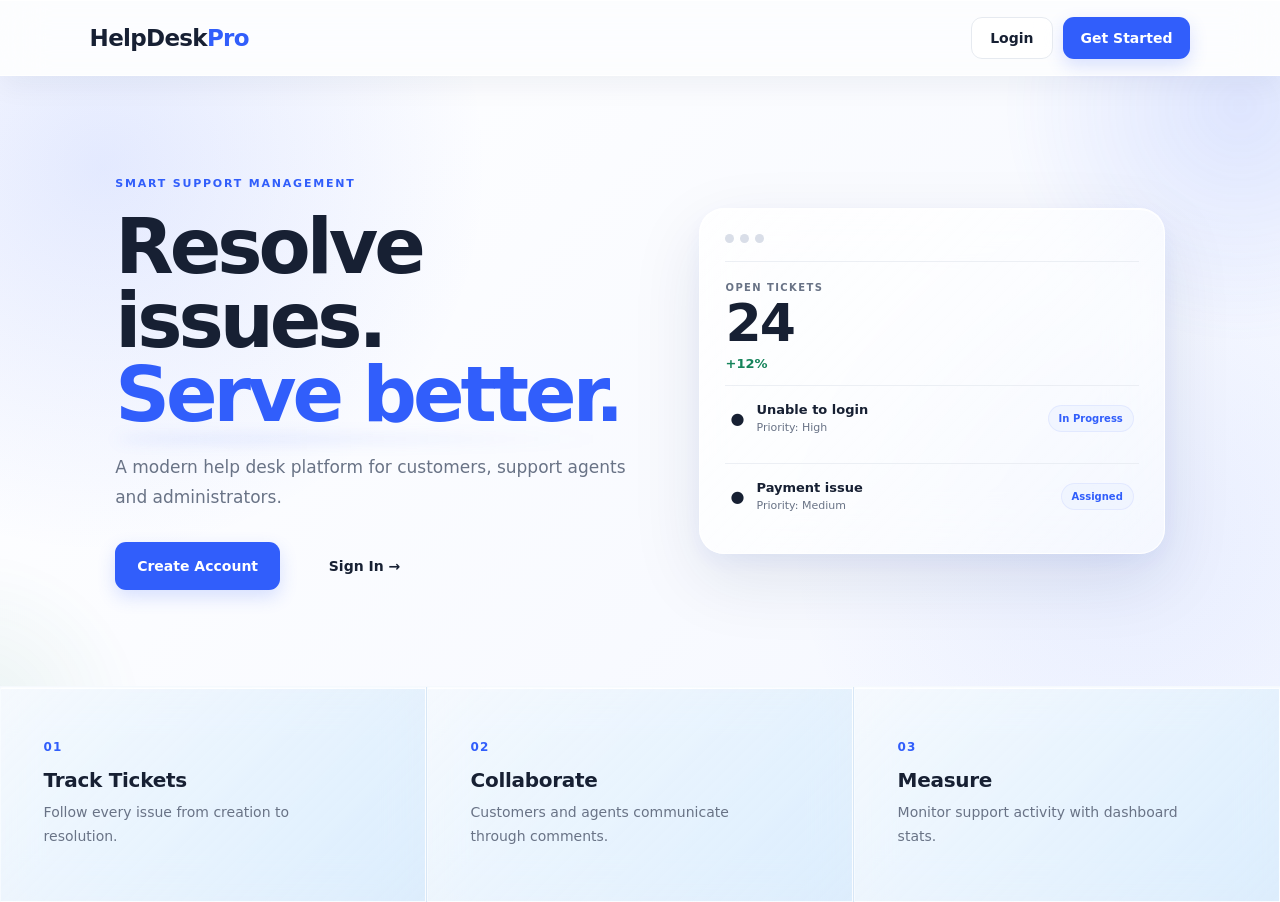
<file: frontend/index.html>
<!doctype html><html lang="en"><head><meta charset="UTF-8"><meta name="viewport" content="width=device-width,initial-scale=1"><title>HelpDesk Pro</title><link rel="stylesheet" href="css/style.css"><link rel="stylesheet" href="css/index.css"></head><body><nav class="navbar"><a class="brand" href="index.html">HelpDesk<span>Pro</span></a><div><a class="btn btn-outline" href="login.html">Login</a> <a class="btn btn-primary" href="register.html">Get Started</a></div></nav><main class="hero"><div><span class="eyebrow">SMART SUPPORT MANAGEMENT</span><h1>Resolve issues.<br><span>Serve better.</span></h1><p>A modern help desk platform for customers, support agents and administrators.</p><div class="hero-actions"><a class="btn btn-primary btn-lg" href="register.html">Create Account</a><a class="btn btn-ghost btn-lg" href="login.html">Sign In →</a></div></div><div class="hero-card"><div class="mock-top"><i></i><i></i><i></i></div><small>OPEN TICKETS</small><strong class="big">24</strong><b class="green">+12%</b><div class="mock-ticket">● <div><strong>Unable to login</strong><small>Priority: High</small></div><em>In Progress</em></div><div class="mock-ticket">● <div><strong>Payment issue</strong><small>Priority: Medium</small></div><em>Assigned</em></div></div></main><section class="features"><article><b>01</b><h3>Track Tickets</h3><p>Follow every issue from creation to resolution.</p></article><article><b>02</b><h3>Collaborate</h3><p>Customers and agents communicate through comments.</p></article><article><b>03</b><h3>Measure</h3><p>Monitor support activity with dashboard stats.</p></article></section></body></html>
</file>
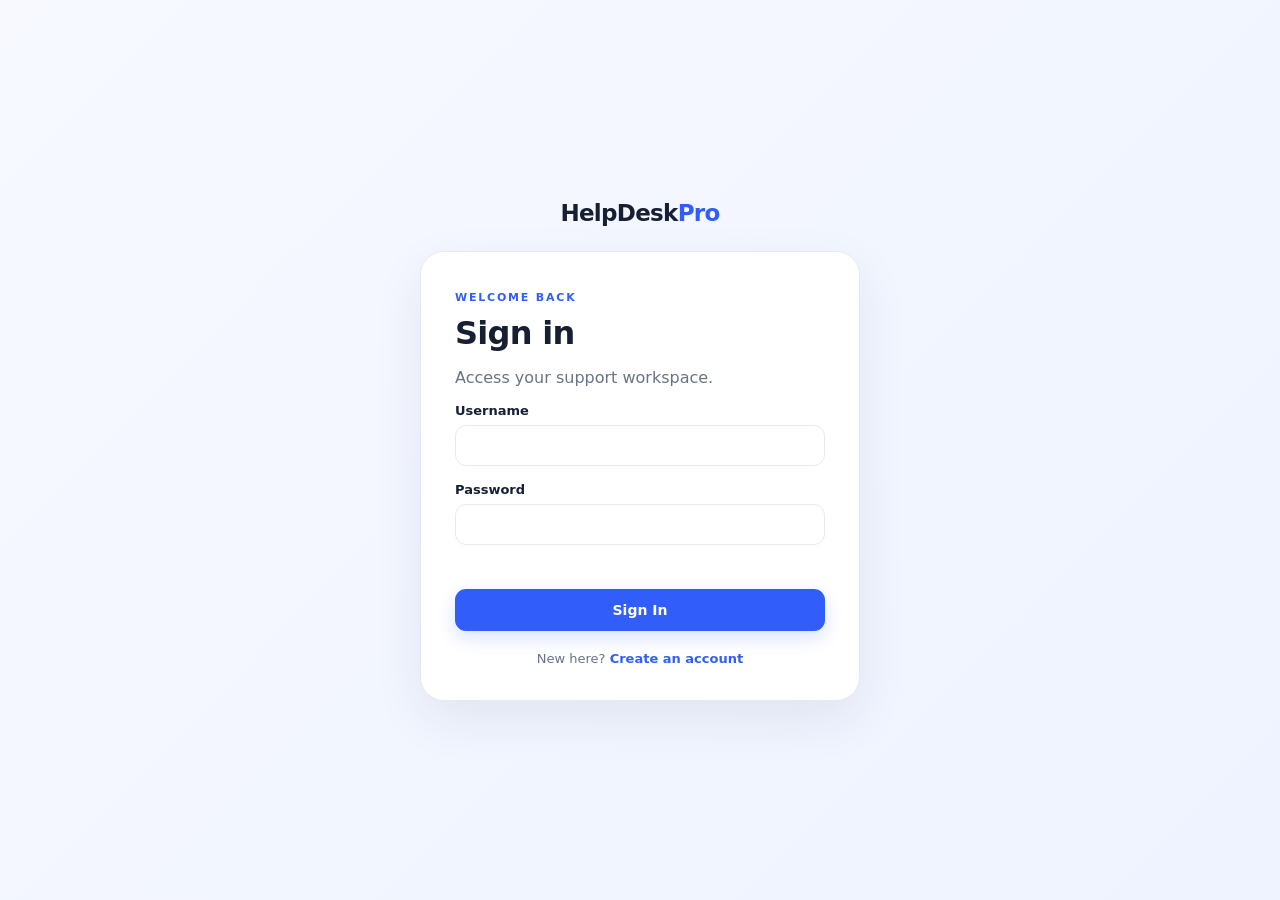
<file: frontend/admin-dashboard.html>
<!doctype html>
<html lang="en">

<head>
    <meta charset="UTF-8">

    <meta
        name="viewport"
        content="width=device-width, initial-scale=1.0"
    >

    <title>Admin Dashboard — HelpDesk Pro</title>

    <link
        rel="stylesheet"
        href="css/style.css"
    >

    <link
        rel="stylesheet"
        href="css/dashboard.css"
    >

    <link
        rel="stylesheet"
        href="css/admin-dashboard.css"
    >
</head>

<body>

    <div id="app">
        <div class="loading">
            Loading admin dashboard...
        </div>
    </div>

    <script src="js/config.js"></script>
    <script src="js/auth.js"></script>
    <script src="js/admin-dashboard.js"></script>

</body>

</html>
</file>
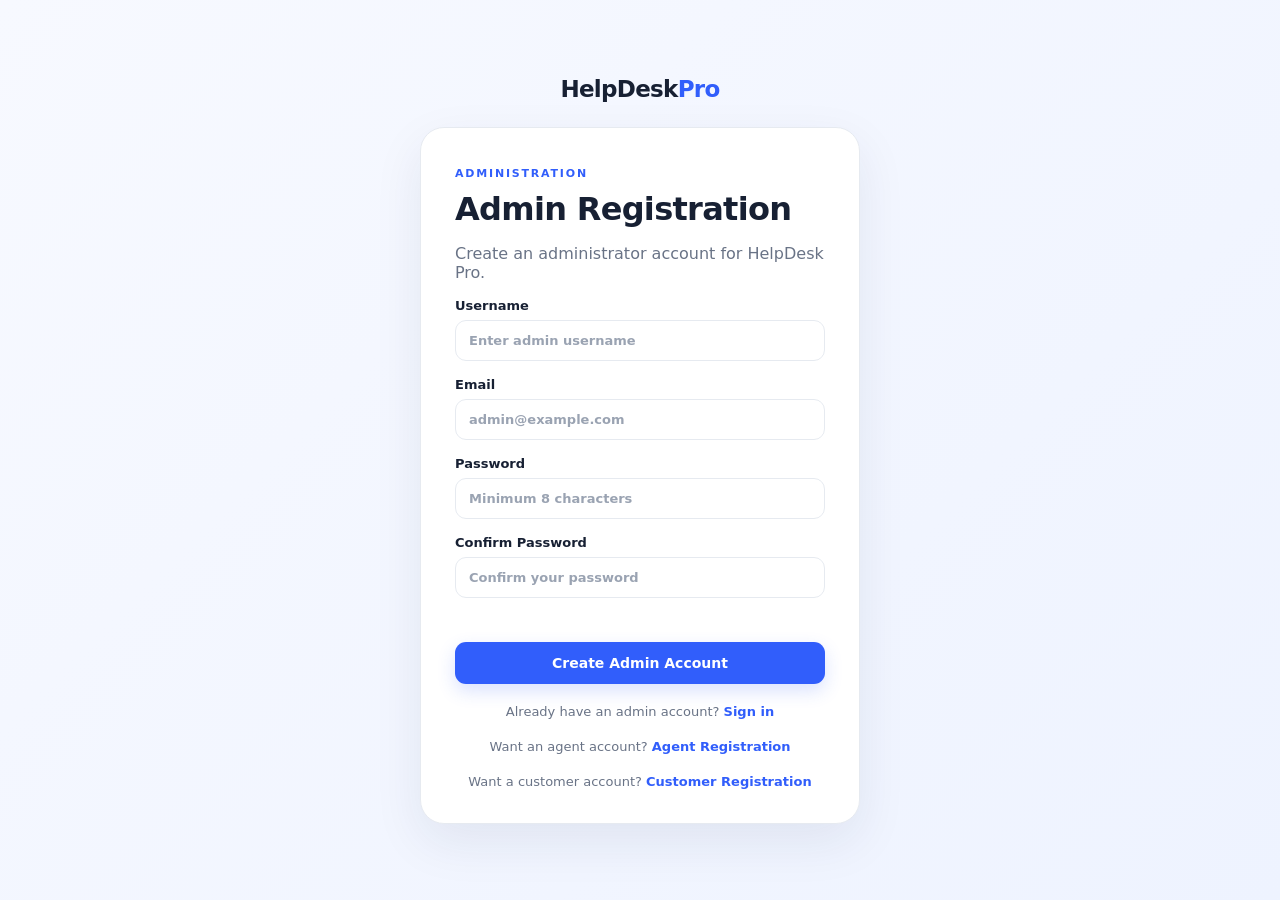
<file: frontend/admin-register.html>
<!DOCTYPE html>
<html lang="en">

<head>

    <meta charset="UTF-8">

    <meta
        name="viewport"
        content="width=device-width, initial-scale=1.0"
    >

    <title>Admin Registration — HelpDesk Pro</title>

    <link
        rel="stylesheet"
        href="css/style.css"
    >

    <link
        rel="stylesheet"
        href="css/auth.css"
    >

</head>


<body class="auth-page">


    <div class="auth-shell">


        <!-- BRAND -->

        <a
            class="brand auth-brand"
            href="index.html"
        >
            HelpDesk<span>Pro</span>
        </a>


        <!-- CARD -->

        <section class="auth-card">


            <span class="eyebrow">
                ADMINISTRATION
            </span>


            <h1>
                Admin Registration
            </h1>


            <p class="muted">
                Create an administrator account for
                HelpDesk Pro.
            </p>


            <!-- FORM -->

            <form id="adminRegisterForm">


                <!-- USERNAME -->

                <label>

                    Username

                    <input
                        id="username"
                        type="text"
                        placeholder="Enter admin username"
                        minlength="3"
                        maxlength="150"
                        autocomplete="username"
                        required
                    >

                </label>


                <!-- EMAIL -->

                <label>

                    Email

                    <input
                        id="email"
                        type="email"
                        placeholder="admin@example.com"
                        autocomplete="email"
                        required
                    >

                </label>


                <!-- PASSWORD -->

                <label>

                    Password

                    <input
                        id="password"
                        type="password"
                        placeholder="Minimum 8 characters"
                        minlength="8"
                        autocomplete="new-password"
                        required
                    >

                </label>


                <!-- CONFIRM PASSWORD -->

                <label>

                    Confirm Password

                    <input
                        id="confirmPassword"
                        type="password"
                        placeholder="Confirm your password"
                        minlength="8"
                        autocomplete="new-password"
                        required
                    >

                </label>


                <!-- MESSAGE -->

                <div
                    id="message"
                    class="message"
                ></div>


                <!-- BUTTON -->

                <button
                    type="submit"
                    id="registerButton"
                    class="btn btn-primary btn-full"
                >
                    Create Admin Account
                </button>


            </form>


            <!-- LOGIN -->

            <p class="auth-switch">

                Already have an admin account?

                <a href="login.html">
                    Sign in
                </a>

            </p>


            <!-- OTHER REGISTRATION -->

            <p class="auth-switch">

                Want an agent account?

                <a href="agent-register.html">
                    Agent Registration
                </a>

            </p>


            <p class="auth-switch">

                Want a customer account?

                <a href="register.html">
                    Customer Registration
                </a>

            </p>


        </section>

    </div>


    <script src="js/config.js"></script>

    <script src="js/auth.js"></script>

    <script src="js/admin-register.js"></script>


</body>

</html>
</file>
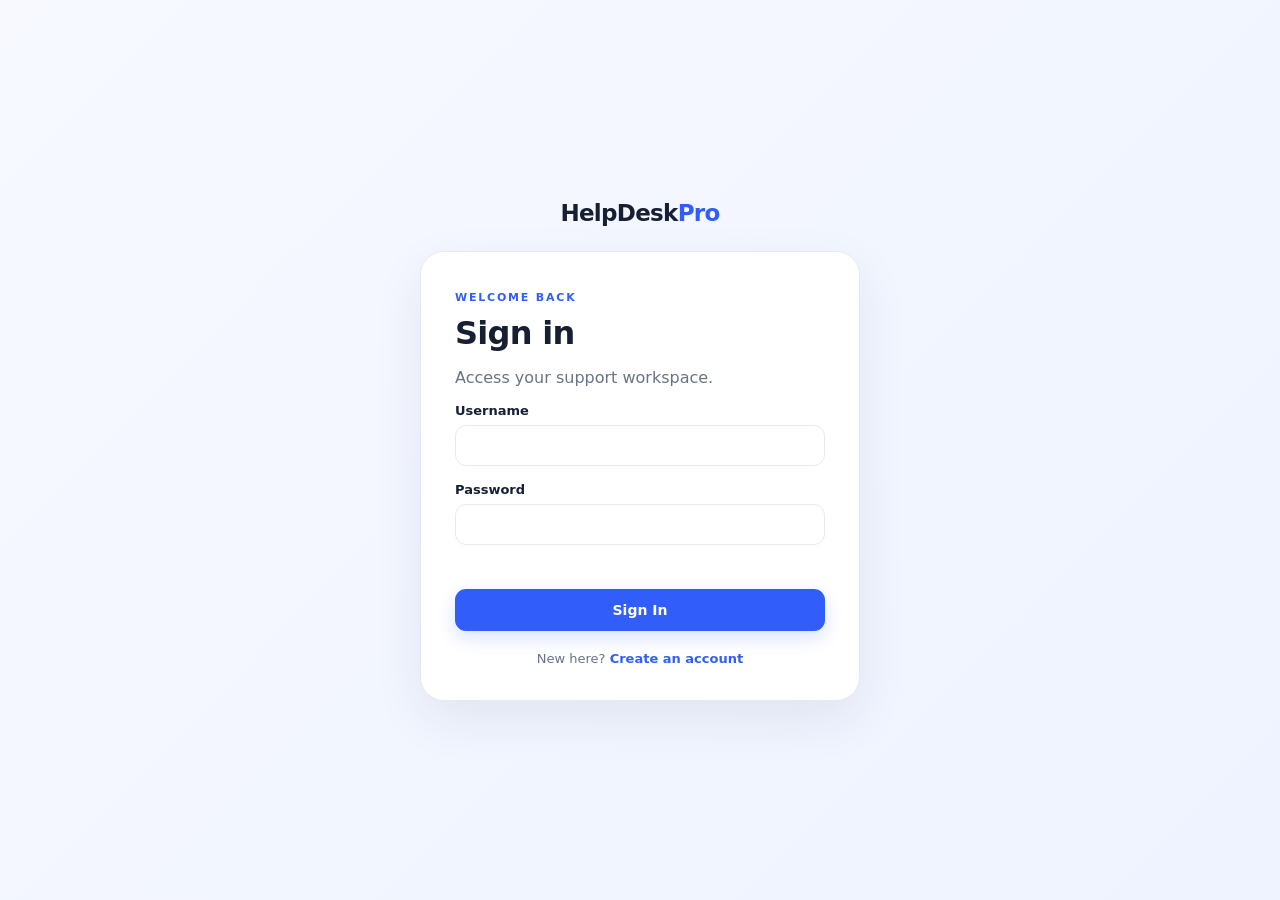
<file: frontend/agent-dashboard.html>
<!DOCTYPE html>
<html lang="en">

<head>
    <meta charset="UTF-8">
    <meta name="viewport" content="width=device-width, initial-scale=1.0">

    <title>Agent Dashboard — HelpDesk Pro</title>

    <link rel="stylesheet" href="css/style.css">
    <link rel="stylesheet" href="css/dashboard.css">
</head>

<body>

    <div id="app">
        Loading dashboard...
    </div>

    <script src="js/config.js"></script>
    <script src="js/auth.js"></script>
    <script src="js/agent-dashboard.js"></script>

</body>

</html>
</file>
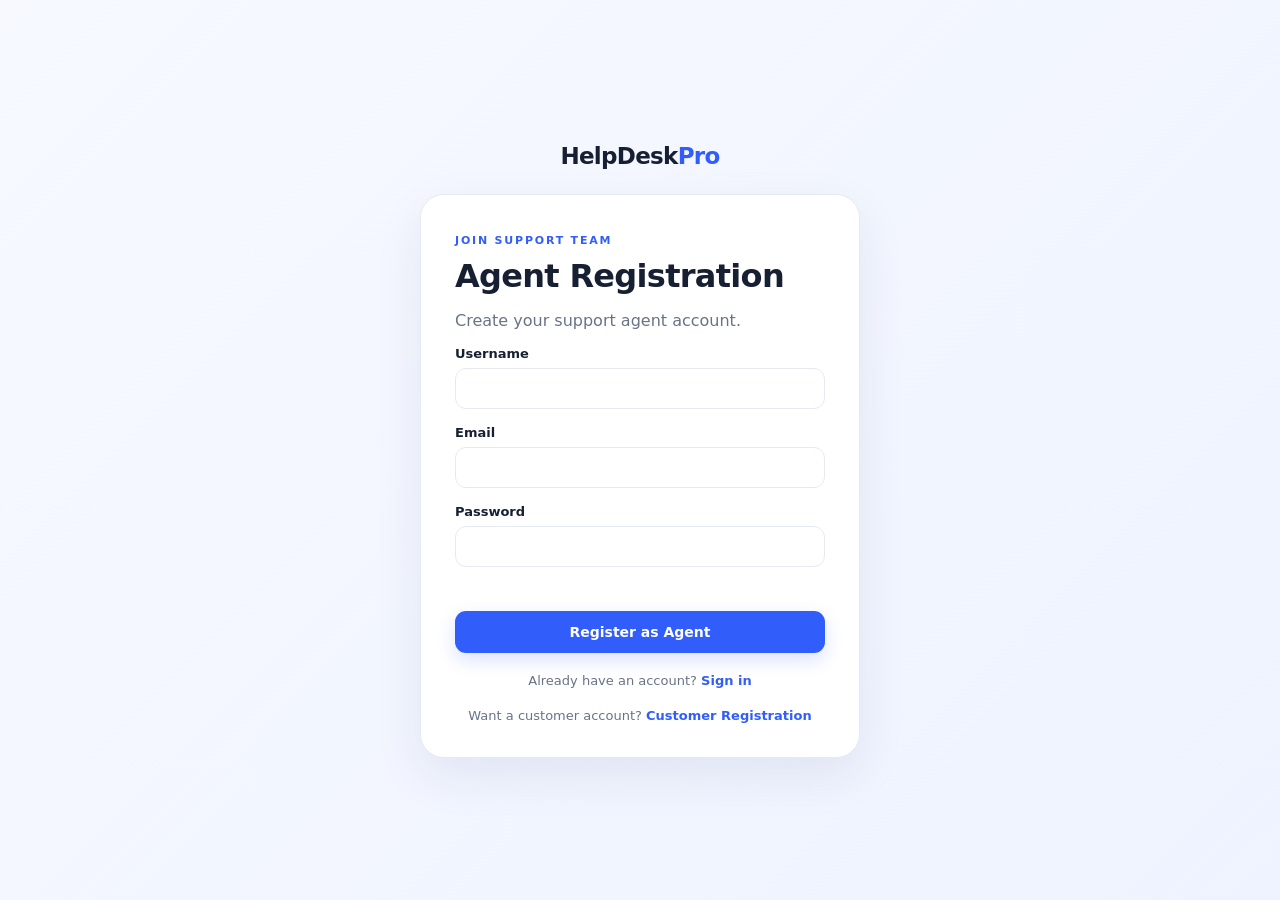
<file: frontend/agent-register.html>
<!DOCTYPE html>
<html lang="en">
<head>
    <meta charset="UTF-8">
    <meta name="viewport" content="width=device-width, initial-scale=1.0">

    <title>Agent Registration — HelpDesk Pro</title>

    <link rel="stylesheet" href="css/style.css">
    <link rel="stylesheet" href="css/auth.css">
</head>

<body class="auth-page">

    <div class="auth-shell">

        <a class="brand auth-brand" href="index.html">
            HelpDesk<span>Pro</span>
        </a>

        <section class="auth-card">

            <span class="eyebrow">JOIN SUPPORT TEAM</span>

            <h1>Agent Registration</h1>

            <p class="muted">
                Create your support agent account.
            </p>

            <form id="agentRegisterForm">

                <label>
                    Username
                    <input
                        id="username"
                        type="text"
                        required
                        minlength="3"
                    >
                </label>

                <label>
                    Email
                    <input
                        id="email"
                        type="email"
                        required
                    >
                </label>

                <label>
                    Password
                    <input
                        id="password"
                        type="password"
                        required
                        minlength="8"
                    >
                </label>

                <div id="message" class="message"></div>

                <button
                    type="submit"
                    class="btn btn-primary btn-full"
                >
                    Register as Agent
                </button>

            </form>

            <p class="auth-switch">
                Already have an account?
                <a href="login.html">Sign in</a>
            </p>

            <p class="auth-switch">
                Want a customer account?
                <a href="register.html">Customer Registration</a>
            </p>

        </section>

    </div>

    <script src="js/config.js"></script>
    <script src="js/auth.js"></script>
    <script src="js/agent-register.js"></script>

</body>
</html>
</file>
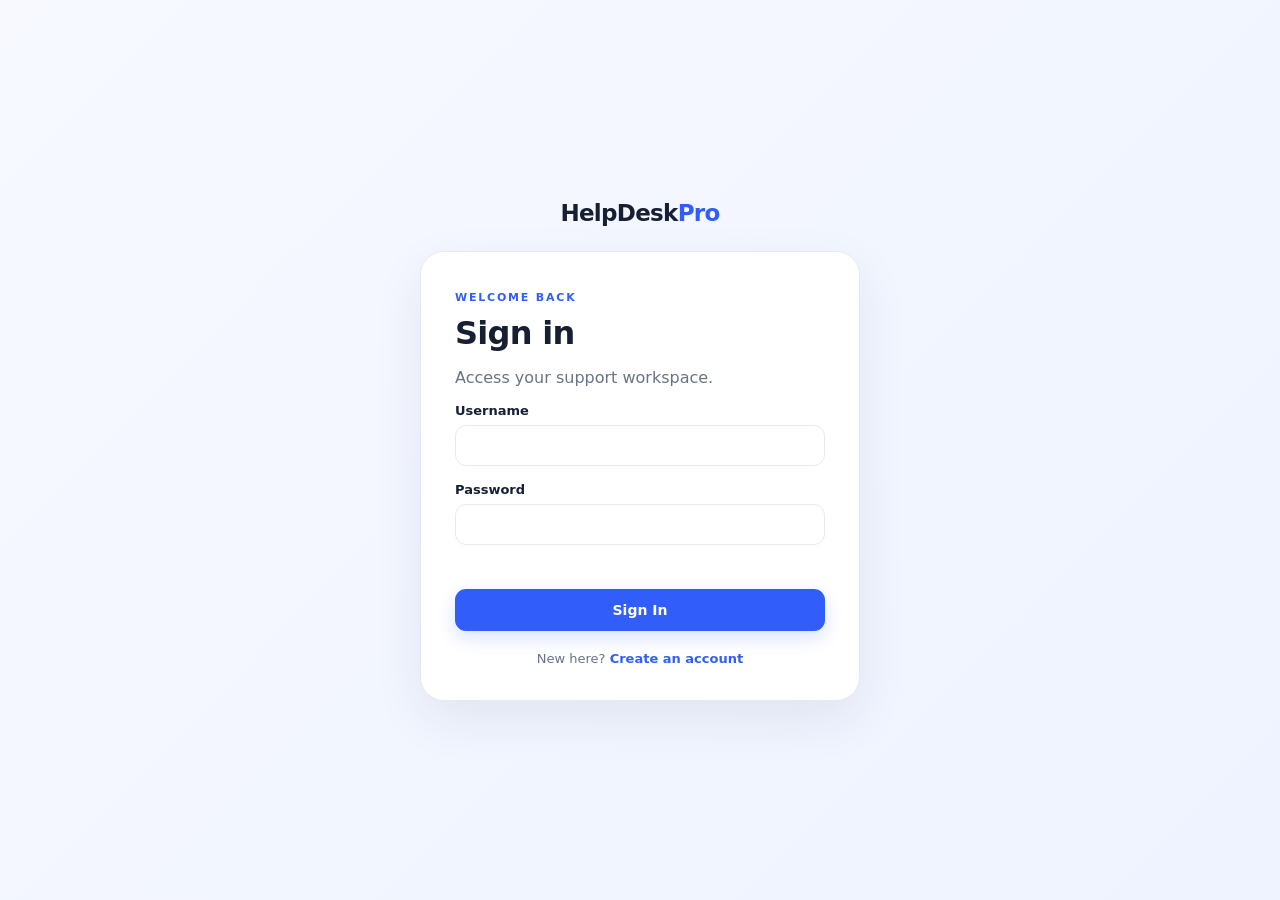
<file: frontend/create-ticket.html>
<!doctype html><html><head><meta charset="UTF-8"><meta name="viewport" content="width=device-width,initial-scale=1"><title>New Ticket — HelpDesk Pro</title><link rel="stylesheet" href="css/style.css"><link rel="stylesheet" href="css/tickets.css"></head><body><div id="app"></div><script src="js/config.js"></script><script src="js/auth.js"></script><script src="js/create-ticket.js"></script></body></html>
</file>
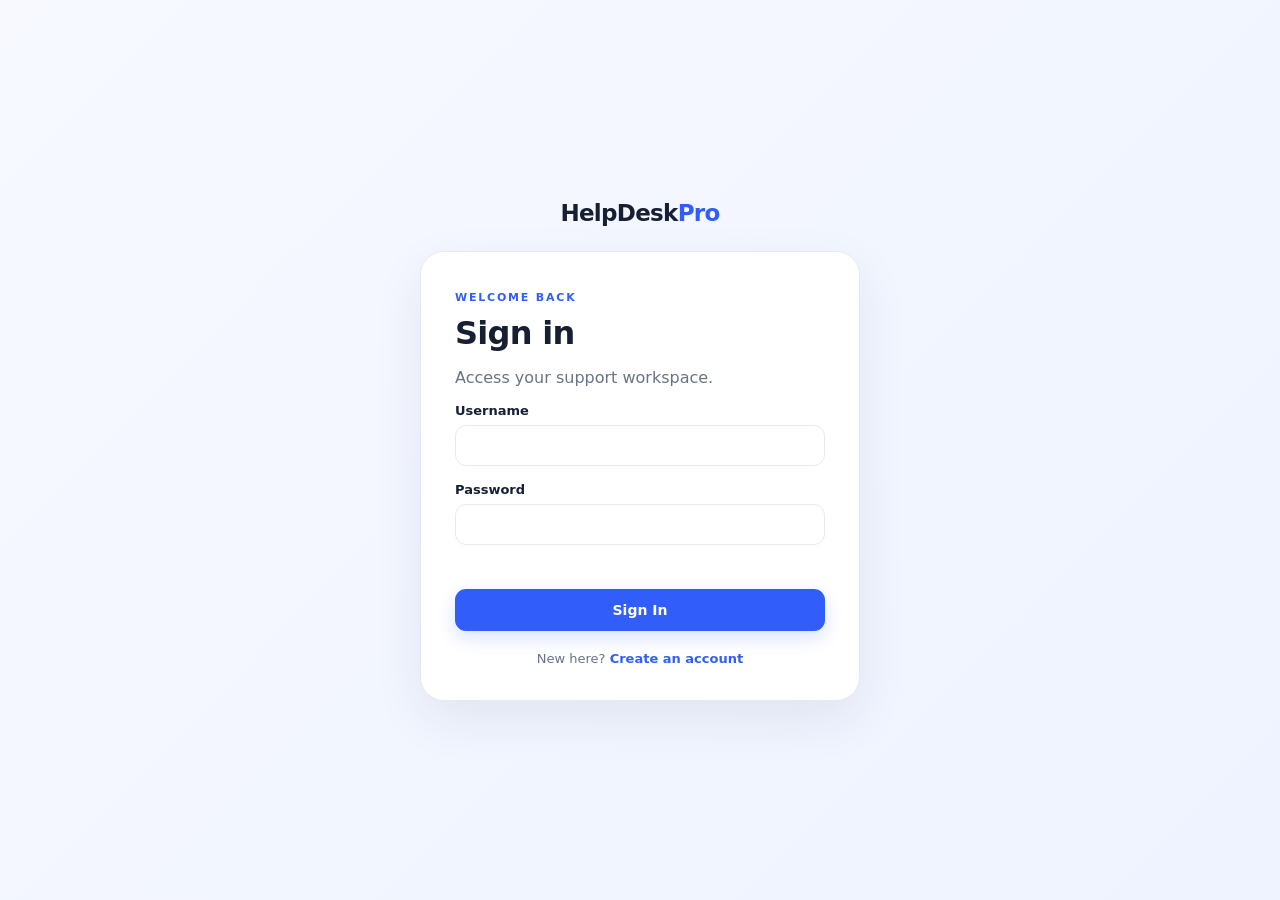
<file: frontend/dashboard.html>
<!doctype html><html><head><meta charset="UTF-8"><meta name="viewport" content="width=device-width,initial-scale=1"><title>Dashboard — HelpDesk Pro</title><link rel="stylesheet" href="css/style.css"><link rel="stylesheet" href="css/dashboard.css"></head><body><div id="app"></div><script src="js/config.js"></script><script src="js/auth.js"></script><script src="js/dashboard.js"></script></body></html>
</file>
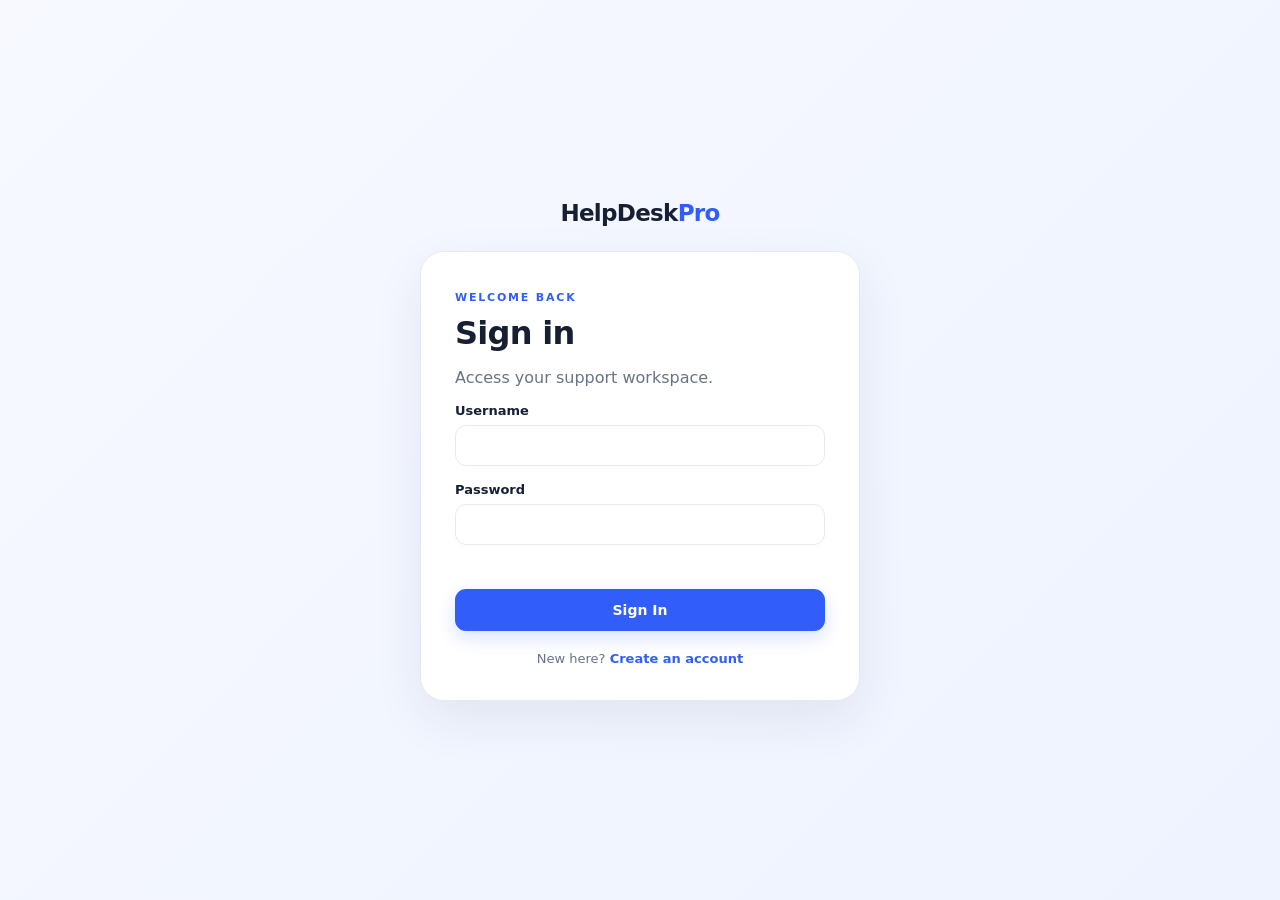
<file: frontend/login.html>
<!doctype html><html><head><meta charset="UTF-8"><meta name="viewport" content="width=device-width,initial-scale=1"><title>Login — HelpDesk Pro</title><link rel="stylesheet" href="css/style.css"><link rel="stylesheet" href="css/auth.css"></head><body class="auth-page"><div class="auth-shell"><a class="brand auth-brand" href="index.html">HelpDesk<span>Pro</span></a><section class="auth-card"><span class="eyebrow">WELCOME BACK</span><h1>Sign in</h1><p class="muted">Access your support workspace.</p><form id="loginForm"><label>Username<input id="username" required></label><label>Password<input id="password" type="password" required></label><div id="message" class="message"></div><button class="btn btn-primary btn-full">Sign In</button></form><p class="auth-switch">New here? <a href="register.html">Create an account</a></p></section></div><script src="js/config.js"></script><script src="js/auth.js"></script></body></html>
</file>
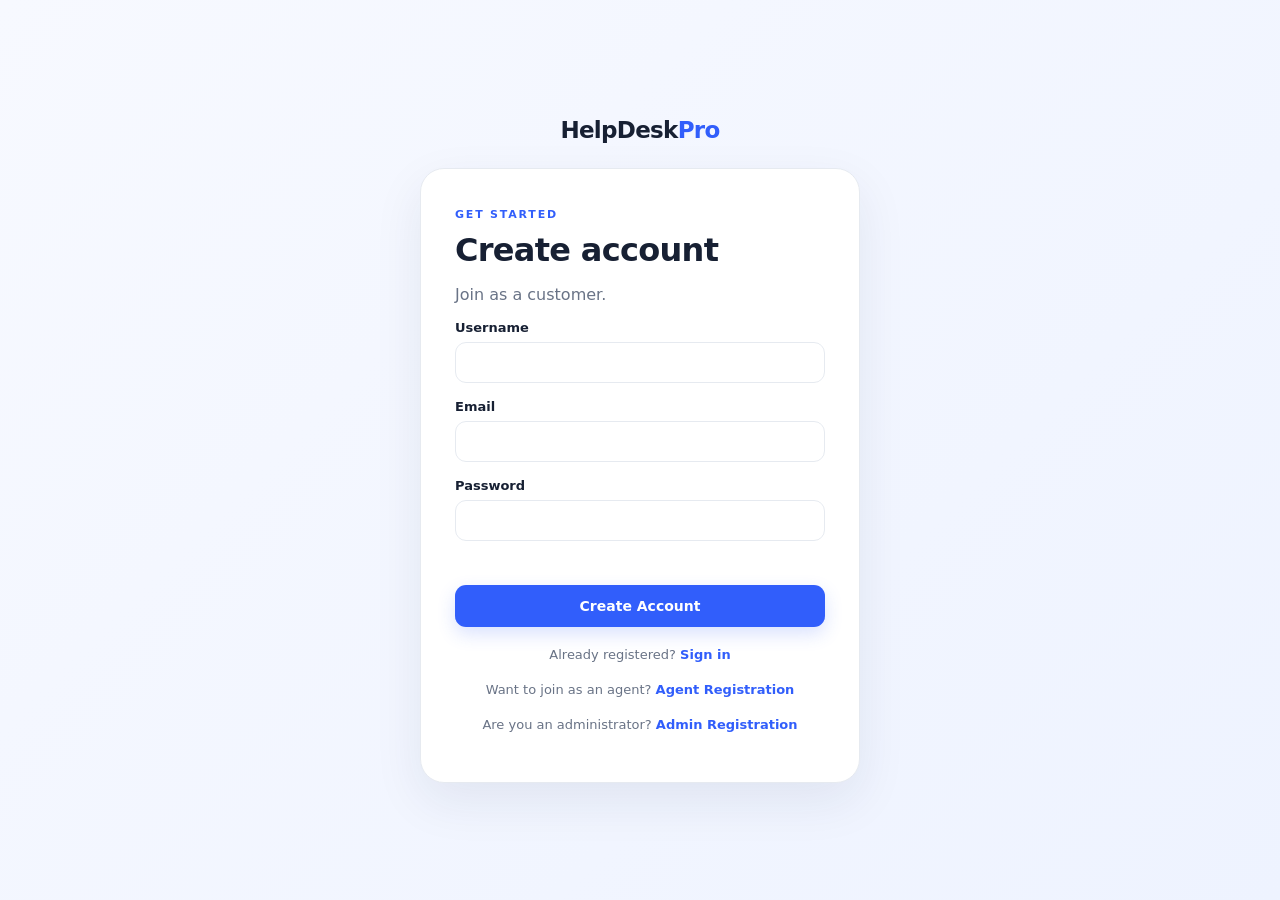
<file: frontend/register.html>
<!doctype html><html><head><meta charset="UTF-8"><meta name="viewport" content="width=device-width,initial-scale=1"><title>Register — HelpDesk Pro</title><link rel="stylesheet" href="css/style.css"><link rel="stylesheet" href="css/auth.css"></head><body class="auth-page"><div class="auth-shell"><a class="brand auth-brand" href="index.html">HelpDesk<span>Pro</span></a><section class="auth-card"><span class="eyebrow">GET STARTED</span><h1>Create account</h1><p class="muted">Join as a customer.</p><form id="registerForm"><label>Username<input id="username" required minlength="3"></label><label>Email<input id="email" type="email" required></label><label>Password<input id="password" type="password" required minlength="8"></label><div id="message" class="message"></div><button class="btn btn-primary btn-full">Create Account</button></form><p class="auth-switch">Already registered? <a href="login.html">Sign in</a></p><p class="auth-switch">
    Want to join as an agent?
    <a href="agent-register.html">Agent Registration</a>
    <p class="auth-switch">
    Are you an administrator?
    <a href="admin-register.html">
        Admin Registration
    </a>
</p>
</p></section></div><script src="js/config.js"></script><script src="js/auth.js"></script></body></html>
</file>
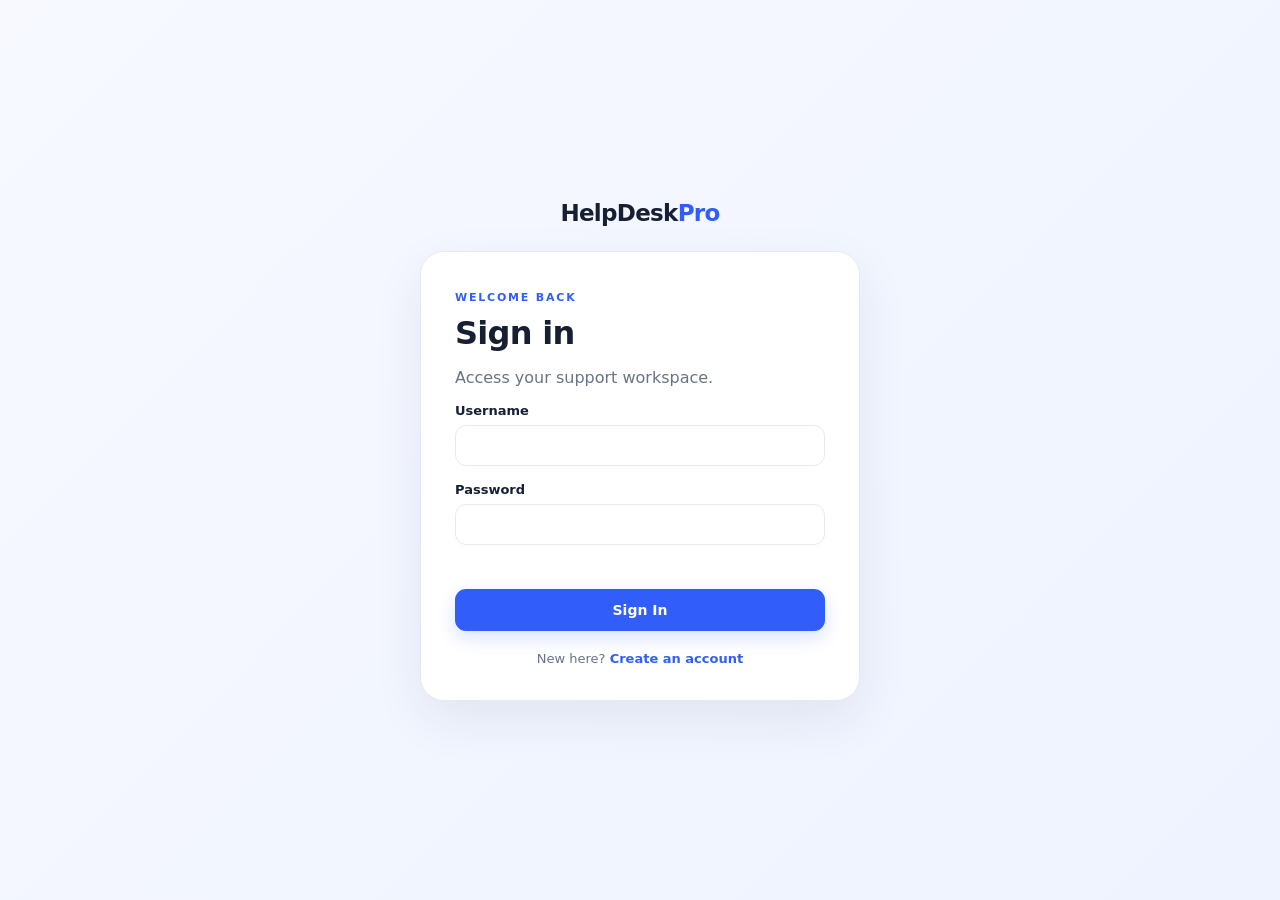
<file: frontend/ticket-details.html>
<!doctype html><html><head><meta charset="UTF-8"><meta name="viewport" content="width=device-width,initial-scale=1"><title>Ticket Details — HelpDesk Pro</title><link rel="stylesheet" href="css/style.css"><link rel="stylesheet" href="css/ticket-details.css"></head><body><div id="app"></div><script src="js/config.js"></script><script src="js/auth.js"></script><script src="js/ticket-details.js"></script></body></html>
</file>
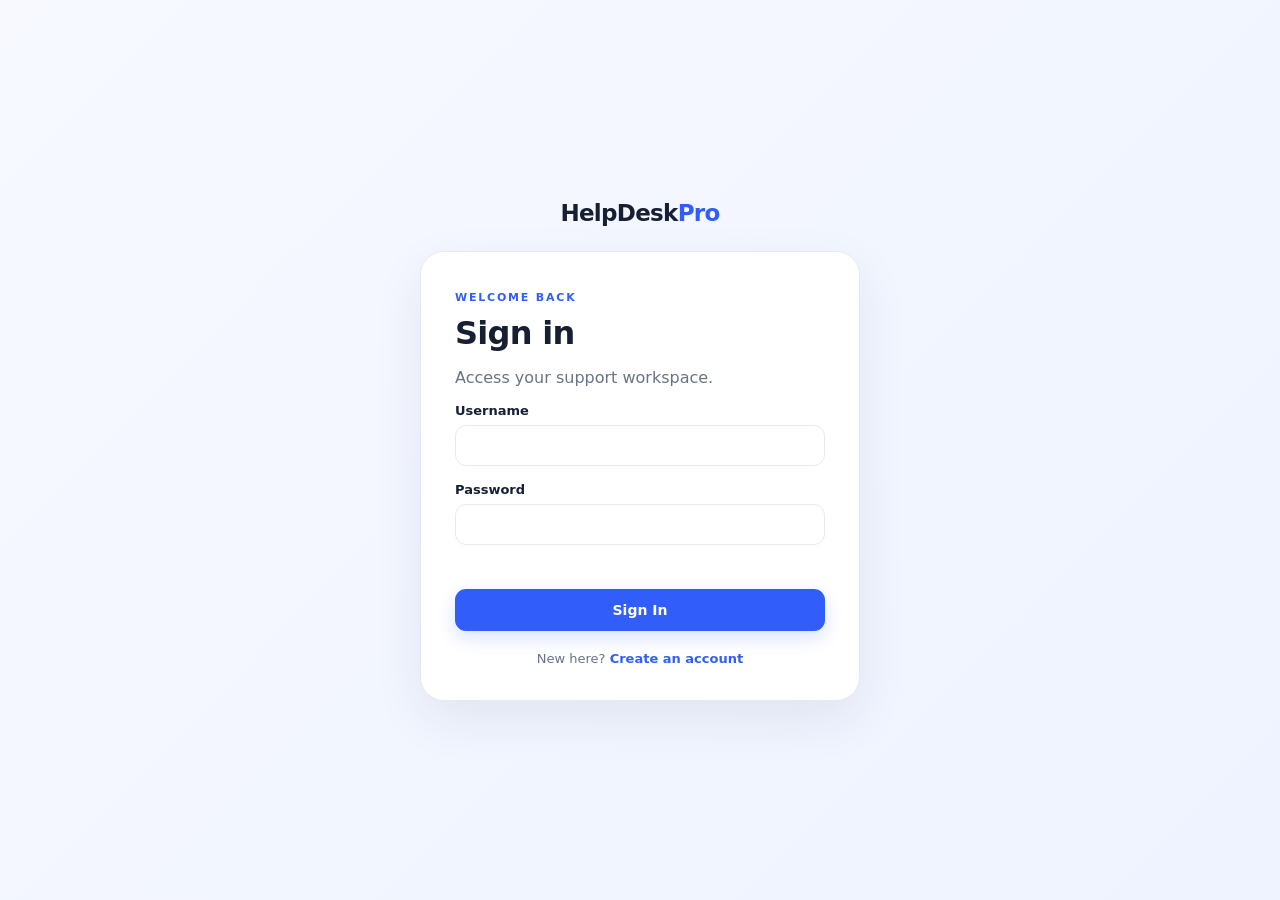
<file: frontend/tickets.html>
<!doctype html><html><head><meta charset="UTF-8"><meta name="viewport" content="width=device-width,initial-scale=1"><title>Tickets — HelpDesk Pro</title><link rel="stylesheet" href="css/style.css"><link rel="stylesheet" href="css/tickets.css"></head><body><div id="app"></div><script src="js/config.js"></script><script src="js/auth.js"></script><script src="js/tickets.js"></script></body></html>
</file>
<file: frontend/css/style.css>
/* =========================================================
   HELP DESK PRO
   GLOBAL / COMMON STYLES
   ========================================================= */


/* =========================================================
   ROOT VARIABLES
   ========================================================= */

:root {
    --bg: #f5f7fb;
    --surface: #ffffff;

    --text: #172033;
    --muted: #697386;

    --primary: #315efb;
    --primary2: #244bd0;

    --border: #e6eaf0;

    --danger: #dc3545;
    --success: #16845b;
    --warning: #b77900;

    --shadow:
        0 18px 50px rgba(24, 39, 75, 0.08);

    --shadow-sm:
        0 8px 25px rgba(24, 39, 75, 0.06);

    --radius-sm: 10px;
    --radius-md: 14px;
    --radius-lg: 20px;
}


/* =========================================================
   RESET
   ========================================================= */

* {
    box-sizing: border-box;
}

html {
    scroll-behavior: smooth;
}

body {
    margin: 0;

    background: var(--bg);
    color: var(--text);

    font-family:
        Inter,
        system-ui,
        -apple-system,
        BlinkMacSystemFont,
        "Segoe UI",
        sans-serif;

    -webkit-font-smoothing: antialiased;
    text-rendering: optimizeLegibility;
}

button,
input,
textarea,
select {
    font: inherit;
}

button {
    cursor: pointer;
}

a {
    color: inherit;
    text-decoration: none;
}

img {
    max-width: 100%;
    display: block;
}


/* =========================================================
   COMMON NAVBAR / TOPBAR
   ========================================================= */

.navbar,
.topbar {
    min-height: 74px;

    display: flex;
    align-items: center;
    justify-content: space-between;

    padding: 0 6%;

    background: rgba(255, 255, 255, 0.96);

    border-bottom: 1px solid var(--border);

    position: sticky;
    top: 0;

    z-index: 50;

    backdrop-filter: blur(14px);
}


/* =========================================================
   BRAND
   ========================================================= */

.brand {
    display: inline-flex;
    align-items: center;

    font-size: 23px;
    font-weight: 850;

    letter-spacing: -0.7px;

    white-space: nowrap;
}

.brand span {
    color: var(--primary);
}


/* =========================================================
   USER MENU
   ========================================================= */

.user-menu {
    display: flex;
    align-items: center;

    gap: 10px;
}

.user-menu strong {
    font-size: 14px;
}


/* =========================================================
   BUTTON SYSTEM
   ========================================================= */

.btn {
    display: inline-flex;
    align-items: center;
    justify-content: center;

    gap: 7px;

    min-height: 42px;

    border: 0;
    border-radius: 11px;

    padding: 11px 18px;

    font-size: 14px;
    font-weight: 750;

    cursor: pointer;

    transition:
        transform 0.2s ease,
        background 0.2s ease,
        border-color 0.2s ease,
        box-shadow 0.2s ease,
        color 0.2s ease;
}

.btn:hover {
    transform: translateY(-1px);
}

.btn:active {
    transform: translateY(0);
}

.btn:disabled {
    opacity: 0.55;
    cursor: not-allowed;
    transform: none;
}


/* Primary */

.btn-primary {
    background: var(--primary);
    color: #ffffff;

    box-shadow:
        0 7px 18px rgba(49, 94, 251, 0.18);
}

.btn-primary:hover {
    background: var(--primary2);

    box-shadow:
        0 10px 24px rgba(49, 94, 251, 0.25);
}


/* Outline */

.btn-outline {
    background: #ffffff;
    color: var(--text);

    border: 1px solid var(--border);
}

.btn-outline:hover {
    border-color: #cbd3df;
    background: #f8fafc;
}


/* Ghost */

.btn-ghost {
    background: transparent;
    color: var(--text);
}

.btn-ghost:hover {
    background: #f1f5f9;
}


/* Success */

.btn-success {
    background: #eaf8f1;
    color: var(--success);

    border: 1px solid #c9efdc;
}

.btn-success:hover {
    background: #dff5e9;
}


/* Danger */

.btn-danger {
    background: #fff1f2;
    color: var(--danger);

    border: 1px solid #fecdd3;
}

.btn-danger:hover {
    background: #ffe4e6;
}


/* Sizes */

.btn-full {
    width: 100%;
}

.btn-lg {
    min-height: 48px;
    padding: 14px 22px;
}


/* =========================================================
   TEXT UTILITIES
   ========================================================= */

.eyebrow {
    display: inline-block;

    font-size: 11px;
    font-weight: 850;

    letter-spacing: 1.8px;

    color: var(--primary);
}

.muted {
    color: var(--muted);
}


/* =========================================================
   BADGE
   ========================================================= */

.badge {
    display: inline-flex;
    align-items: center;
    justify-content: center;

    min-height: 28px;

    padding: 5px 10px;

    border-radius: 999px;

    background: #eef2ff;
    color: var(--primary);

    font-size: 11px;
    font-weight: 800;

    line-height: 1;

    white-space: nowrap;
}


/* =========================================================
   HERO
   ========================================================= */

.hero {
    min-height: 560px;

    display: grid;

    grid-template-columns: 1.05fr 0.95fr;

    align-items: center;

    gap: 70px;

    padding: 70px 10%;

    background:
        linear-gradient(
            135deg,
            #ffffff,
            #f3f6ff
        );
}

.hero h1 {
    margin: 16px 0;

    font-size:
        clamp(
            48px,
            6vw,
            78px
        );

    line-height: 0.98;

    letter-spacing: -4px;
}

.hero h1 span {
    color: var(--primary);
}

.hero p {
    max-width: 560px;

    color: var(--muted);

    font-size: 18px;

    line-height: 1.7;
}

.hero-actions {
    display: flex;
    gap: 12px;

    margin-top: 28px;
}


/* =========================================================
   HERO CARD
   ========================================================= */

.hero-card {
    width: 100%;
    max-width: 470px;

    justify-self: end;

    padding: 24px;

    background: #ffffff;

    border: 1px solid var(--border);

    border-radius: 25px;

    box-shadow: var(--shadow);
}

.mock-top {
    display: flex;
    gap: 6px;

    padding-bottom: 18px;

    border-bottom: 1px solid var(--border);
}

.mock-top i {
    width: 8px;
    height: 8px;

    border-radius: 50%;

    background: #d8dde7;
}

.hero-card .big {
    display: block;

    margin-top: 5px;

    font-size: 48px;
}

.green {
    color: var(--success);
}

.mock-ticket {
    display: flex;
    align-items: center;

    gap: 12px;

    padding: 16px 5px;

    border-top: 1px solid var(--border);
}

.mock-ticket div {
    flex: 1;
}

.mock-ticket small {
    display: block;

    color: var(--muted);
}

.mock-ticket em {
    font-style: normal;

    padding: 6px 9px;

    border-radius: 99px;

    background: #eef2ff;
    color: var(--primary);

    font-size: 11px;
}


/* =========================================================
   FEATURES
   ========================================================= */

.features {
    display: grid;

    grid-template-columns:
        repeat(3, 1fr);

    gap: 1px;

    background: var(--border);
}

.features article {
    min-height: 190px;

    padding: 42px 10%;

    background: #ffffff;
}

.features article > b {
    color: var(--primary);
}

.features h3 {
    margin: 12px 0 8px;
}

.features p {
    color: var(--muted);

    line-height: 1.6;
}


/* =========================================================
   FORMS
   ========================================================= */

label {
    display: block;

    margin: 16px 0;

    font-size: 13px;
    font-weight: 750;
}

input,
textarea,
select {
    width: 100%;

    margin-top: 7px;

    padding: 12px 13px;

    border: 1px solid var(--border);

    border-radius: 11px;

    background: #ffffff;

    color: var(--text);

    outline: none;

    transition:
        border-color 0.2s ease,
        box-shadow 0.2s ease;
}

input::placeholder,
textarea::placeholder {
    color: #9aa3b2;
}

input:focus,
textarea:focus,
select:focus {
    border-color: var(--primary);

    box-shadow:
        0 0 0 3px
        rgba(49, 94, 251, 0.10);
}

textarea {
    min-height: 130px;

    resize: vertical;
}


/* =========================================================
   MESSAGE
   ========================================================= */

.message {
    min-height: 20px;

    margin: 8px 0;

    font-size: 13px;
}

.message.error {
    color: var(--danger);
}

.message.success {
    color: var(--success);
}


/* =========================================================
   COMMON MAIN CONTAINERS
   ========================================================= */

.main {
    width: min(1200px, calc(100% - 40px));

    margin: 0 auto;

    padding: 40px 0 70px;
}

.section {
    margin-top: 30px;
}

.section-head {
    display: flex;
    align-items: center;
    justify-content: space-between;

    gap: 16px;

    margin-bottom: 16px;
}

.section-head h2 {
    margin: 0;

    font-size: 1.2rem;
}


/* =========================================================
   WELCOME
   ========================================================= */

.welcome {
    display: flex;
    align-items: center;
    justify-content: space-between;

    gap: 24px;

    margin-bottom: 30px;
}

.welcome h1 {
    margin: 7px 0;

    font-size:
        clamp(
            2rem,
            4vw,
            2.8rem
        );

    line-height: 1.1;

    letter-spacing: -0.04em;
}


/* =========================================================
   PANELS
   ========================================================= */

.panel {
    background: #ffffff;

    border: 1px solid var(--border);

    border-radius: 18px;

    box-shadow: var(--shadow-sm);
}


/* =========================================================
   STATS
   ========================================================= */

.stats-grid {
    display: grid;

    grid-template-columns:
        repeat(6, 1fr);

    gap: 14px;
}

.stat-card {
    padding: 20px;

    background: #ffffff;

    border: 1px solid var(--border);

    border-radius: 16px;

    box-shadow: var(--shadow-sm);
}

.stat-label {
    display: block;

    margin-bottom: 9px;

    color: var(--muted);

    font-size: 12px;
    font-weight: 650;
}

.stat-value {
    display: block;

    color: var(--text);

    font-size: 28px;
    font-weight: 800;
}


/* =========================================================
   TICKET ROW — COMMON
   ========================================================= */

.ticket-row {
    display: flex;
    align-items: center;
    justify-content: space-between;

    gap: 18px;

    padding: 17px 20px;

    border-bottom: 1px solid var(--border);

    transition:
        background 0.2s ease;
}

.ticket-row:last-child {
    border-bottom: 0;
}

.ticket-row:hover {
    background: #f8fafc;
}

.ticket-info {
    min-width: 0;
    flex: 1;
}

.ticket-info strong {
    display: block;

    margin-bottom: 4px;

    color: var(--text);

    font-size: 14px;

    overflow-wrap: anywhere;
}

.ticket-info small {
    color: var(--muted);

    font-size: 11px;
}


/* =========================================================
   EMPTY STATE
   ========================================================= */

.empty {
    padding: 40px 20px;

    text-align: center;

    color: var(--muted);
}


/* =========================================================
   AUTH COMMON
   ========================================================= */

.auth-page {
    min-height: 100vh;

    display: flex;
    align-items: center;
    justify-content: center;

    padding: 30px 20px;

    background:
        radial-gradient(
            circle at top left,
            #eef2ff,
            transparent 35%
        ),
        var(--bg);
}

.auth-shell {
    width: 100%;
    max-width: 460px;
}

.auth-brand {
    display: flex;
    justify-content: center;

    margin-bottom: 22px;
}

.auth-card {
    padding: 32px;

    background: rgba(255, 255, 255, 0.96);

    border: 1px solid var(--border);

    border-radius: 22px;

    box-shadow: var(--shadow);

    backdrop-filter: blur(12px);
}

.auth-card h1 {
    margin: 8px 0;

    font-size: 28px;

    letter-spacing: -0.7px;
}

.auth-switch {
    margin: 16px 0 0;

    text-align: center;

    color: var(--muted);

    font-size: 13px;
}

.auth-switch a {
    color: var(--primary);

    font-weight: 700;
}


/* =========================================================
   RESPONSIVE — TABLET
   ========================================================= */

@media (max-width: 1000px) {

    .stats-grid {
        grid-template-columns:
            repeat(3, 1fr);
    }

    .hero {
        grid-template-columns: 1fr;

        gap: 35px;

        padding: 55px 7%;
    }

    .hero-card {
        justify-self: stretch;

        max-width: none;
    }
}


/* =========================================================
   RESPONSIVE — MOBILE
   ========================================================= */

@media (max-width: 700px) {

    .navbar,
    .topbar {
        min-height: 66px;

        padding: 0 4%;
    }

    .brand {
        font-size: 20px;
    }

    .user-menu {
        gap: 7px;
    }

    .user-menu strong {
        display: none;
    }

    .main {
        width: calc(100% - 24px);

        padding-top: 28px;
    }

    .welcome {
        align-items: flex-start;

        flex-direction: column;
    }

    .welcome .btn {
        width: 100%;
    }

    .stats-grid {
        grid-template-columns:
            repeat(2, 1fr);
    }

    .section-head {
        align-items: flex-start;

        flex-direction: column;
    }

    .hero {
        padding: 45px 6%;
    }

    .hero h1 {
        letter-spacing: -2.5px;
    }

    .hero-actions {
        flex-direction: column;
    }

    .hero-actions .btn {
        width: 100%;
    }

    .features {
        grid-template-columns: 1fr;
    }

    .auth-card {
        padding: 25px 20px;

        border-radius: 18px;
    }
}


/* =========================================================
   RESPONSIVE — SMALL MOBILE
   ========================================================= */

@media (max-width: 420px) {

    .navbar,
    .topbar {
        padding: 0 3%;
    }

    .btn {
        padding: 10px 14px;

        font-size: 13px;
    }

    .stats-grid {
        grid-template-columns: 1fr;
    }

    .ticket-row {
        align-items: flex-start;

        flex-direction: column;

        gap: 10px;

        padding: 16px;
    }

    .ticket-row .badge {
        align-self: flex-start;
    }

    .auth-page {
        padding: 20px 12px;
    }

    .auth-card {
        padding: 22px 17px;
    }
}


/* =========================================================
   SOFT GLASS BLUR — COMMON
   Existing colors unchanged
   ========================================================= */

.navbar,
.topbar {
    background: rgba(255, 255, 255, 0.78);
    border-bottom: 1px solid rgba(230, 234, 240, 0.85);

    backdrop-filter: blur(18px);
    -webkit-backdrop-filter: blur(18px);

    box-shadow:
        0 8px 30px rgba(24, 39, 75, 0.05);
}


/* =========================================================
   GLASS BUTTON
   ========================================================= */

.btn-outline {
    background: rgba(255, 255, 255, 0.70);
    backdrop-filter: blur(10px);
    -webkit-backdrop-filter: blur(10px);
}


/* =========================================================
   GLASS HERO CARD
   ========================================================= */

.hero-card {
    background: rgba(255, 255, 255, 0.72);

    backdrop-filter: blur(18px);
    -webkit-backdrop-filter: blur(18px);

    border: 1px solid rgba(230, 234, 240, 0.85);

    box-shadow:
        0 18px 50px rgba(24, 39, 75, 0.10);
}


/* =========================================================
   GLASS PANELS
   ========================================================= */

.panel {
    background: rgba(255, 255, 255, 0.72);

    backdrop-filter: blur(16px);
    -webkit-backdrop-filter: blur(16px);

    border: 1px solid rgba(230, 234, 240, 0.85);

    box-shadow:
        0 12px 35px rgba(24, 39, 75, 0.07);
}


/* =========================================================
   GLASS STAT CARDS
   ========================================================= */

.stat-card {
    background: rgba(255, 255, 255, 0.72);

    backdrop-filter: blur(16px);
    -webkit-backdrop-filter: blur(16px);

    border: 1px solid rgba(230, 234, 240, 0.85);

    box-shadow:
        0 10px 30px rgba(24, 39, 75, 0.06);

    transition:
        transform 0.25s ease,
        box-shadow 0.25s ease;
}

.stat-card:hover {
    transform: translateY(-3px);

    box-shadow:
        0 16px 35px rgba(24, 39, 75, 0.10);
}


/* =========================================================
   GLASS AUTH CARD
   ========================================================= */

.auth-card {
    background: rgba(255, 255, 255, 0.74);

    backdrop-filter: blur(18px);
    -webkit-backdrop-filter: blur(18px);

    border: 1px solid rgba(230, 234, 240, 0.85);

    box-shadow:
        0 18px 50px rgba(24, 39, 75, 0.09);
}


/* =========================================================
   GLASS FORM INPUTS
   ========================================================= */

input,
textarea,
select {
    background: rgba(255, 255, 255, 0.78);

    backdrop-filter: blur(8px);
    -webkit-backdrop-filter: blur(8px);
}


/* =========================================================
   GLASS TICKET ROW
   ========================================================= */

.ticket-row {
    transition:
        background 0.2s ease,
        transform 0.2s ease;
}

.ticket-row:hover {
    background: rgba(248, 250, 252, 0.82);
}


/* =========================================================
   GLASS EFFECT — MOBILE SAFE
   ========================================================= */

@media (max-width: 700px) {

    .navbar,
    .topbar {
        backdrop-filter: blur(14px);
        -webkit-backdrop-filter: blur(14px);
    }

    .hero-card,
    .panel,
    .stat-card,
    .auth-card {
        backdrop-filter: blur(14px);
        -webkit-backdrop-filter: blur(14px);
    }
}
</file>
<file: frontend/css/index.css>
/* =========================================================
   HELP DESK PRO
   LANDING PAGE / INDEX
   PREMIUM SOFT GLASS
   ========================================================= */


/* =========================================================
   NAVBAR
   ========================================================= */

.navbar {
    min-height: 76px;

    display: flex;
    align-items: center;
    justify-content: space-between;

    padding: 0 7%;

    background: rgba(255, 255, 255, 0.72);

    border-bottom: 1px solid rgba(255, 255, 255, 0.85);

    position: sticky;
    top: 0;
    z-index: 100;

    backdrop-filter: blur(22px) saturate(140%);
    -webkit-backdrop-filter: blur(22px) saturate(140%);

    box-shadow:
        0 8px 30px rgba(24, 39, 75, 0.06),
        inset 0 1px 0 rgba(255, 255, 255, 0.8);

    transition:
        background 0.3s ease,
        box-shadow 0.3s ease;
}


/* =========================================================
   NAVBAR ACTIONS
   ========================================================= */

.navbar > div {
    display: flex;
    align-items: center;
    gap: 10px;
}


/* =========================================================
   HERO
   ========================================================= */

.hero {
    position: relative;

    min-height: 610px;

    display: grid;

    grid-template-columns:
        minmax(0, 1.05fr)
        minmax(360px, 0.95fr);

    align-items: center;

    gap: 70px;

    padding: 80px 9%;

    overflow: hidden;

    background:
        radial-gradient(
            circle at 8% 15%,
            rgba(49, 94, 251, 0.13),
            transparent 30%
        ),
        radial-gradient(
            circle at 88% 75%,
            rgba(49, 94, 251, 0.07),
            transparent 28%
        ),
        linear-gradient(
            135deg,
            #ffffff 0%,
            #f4f7ff 100%
        );
}


/* =========================================================
   HERO BACKGROUND DECORATION
   ========================================================= */

.hero::before {
    content: "";

    position: absolute;

    width: 460px;
    height: 460px;

    right: -190px;
    top: -200px;

    border-radius: 50%;

    background:
        radial-gradient(
            circle,
            rgba(49, 94, 251, 0.13),
            rgba(49, 94, 251, 0.03) 55%,
            transparent 72%
        );

    filter: blur(8px);

    pointer-events: none;
}


.hero::after {
    content: "";

    position: absolute;

    width: 320px;
    height: 320px;

    left: -180px;
    bottom: -190px;

    border-radius: 50%;

    background:
        radial-gradient(
            circle,
            rgba(22, 132, 91, 0.07),
            transparent 70%
        );

    filter: blur(12px);

    pointer-events: none;
}


/* =========================================================
   HERO CONTENT
   ========================================================= */

.hero > div:first-child {
    position: relative;

    z-index: 2;

    max-width: 650px;
}


/* =========================================================
   HERO EYEBROW
   ========================================================= */

.hero .eyebrow {
    margin-bottom: 4px;
}


/* =========================================================
   HERO HEADING
   ========================================================= */

.hero h1 {
    margin: 16px 0 20px;

    color: var(--text);

    font-size:
        clamp(
            46px,
            6vw,
            76px
        );

    line-height: 0.98;

    letter-spacing: -4px;

    font-weight: 850;
}


.hero h1 span {
    color: var(--primary);

    position: relative;
}


/* =========================================================
   PREMIUM HEADING GLOW
   ========================================================= */

.hero h1 span::after {
    content: "";

    position: absolute;

    left: 0;
    right: 0;
    bottom: -4px;

    height: 8px;

    background:
        linear-gradient(
            90deg,
            rgba(49, 94, 251, 0.18),
            transparent
        );

    filter: blur(7px);

    border-radius: 50%;

    pointer-events: none;
}


/* =========================================================
   HERO DESCRIPTION
   ========================================================= */

.hero p {
    max-width: 570px;

    margin: 0;

    color: var(--muted);

    font-size: 17px;

    line-height: 1.75;
}


/* =========================================================
   HERO BUTTONS
   ========================================================= */

.hero-actions {
    display: flex;

    align-items: center;

    gap: 12px;

    margin-top: 30px;
}


.hero-actions .btn {
    min-width: 145px;
}


/* =========================================================
   HERO CARD
   ========================================================= */

.hero-card {
    position: relative;

    z-index: 2;

    width: 100%;

    max-width: 470px;

    justify-self: end;

    padding: 25px;

    background:
        linear-gradient(
            135deg,
            rgba(255, 255, 255, 0.78),
            rgba(255, 255, 255, 0.58)
        );

    border:
        1px solid rgba(255, 255, 255, 0.9);

    border-radius: 25px;

    backdrop-filter:
        blur(26px)
        saturate(145%);

    -webkit-backdrop-filter:
        blur(26px)
        saturate(145%);

    box-shadow:
        0 25px 70px rgba(24, 39, 75, 0.10),
        0 8px 25px rgba(49, 94, 251, 0.05),
        inset 0 1px 0 rgba(255, 255, 255, 0.9);

    transition:
        transform 0.35s ease,
        box-shadow 0.35s ease,
        border-color 0.35s ease;
}


/* =========================================================
   HERO CARD GLASS HIGHLIGHT
   ========================================================= */

.hero-card::before {
    content: "";

    position: absolute;

    top: 0;
    left: 8%;

    width: 84%;
    height: 1px;

    background:
        linear-gradient(
            90deg,
            transparent,
            rgba(255, 255, 255, 0.95),
            transparent
        );

    pointer-events: none;
}


/* =========================================================
   HERO CARD HOVER
   ========================================================= */

.hero-card:hover {
    transform: translateY(-7px);

    border-color:
        rgba(255, 255, 255, 1);

    box-shadow:
        0 32px 85px rgba(24, 39, 75, 0.13),
        0 10px 35px rgba(49, 94, 251, 0.08),
        inset 0 1px 0 rgba(255, 255, 255, 0.95);
}


/* =========================================================
   MOCK BROWSER HEADER
   ========================================================= */

.mock-top {
    display: flex;

    align-items: center;

    gap: 6px;

    padding-bottom: 18px;

    margin-bottom: 20px;

    border-bottom:
        1px solid rgba(230, 234, 240, 0.75);
}


.mock-top i {
    display: block;

    width: 9px;
    height: 9px;

    border-radius: 50%;

    background: #d9dee8;
}


/* =========================================================
   OPEN TICKETS LABEL
   ========================================================= */

.hero-card > small {
    display: block;

    color: var(--muted);

    font-size: 10px;

    font-weight: 800;

    letter-spacing: 1.4px;
}


/* =========================================================
   BIG NUMBER
   ========================================================= */

.hero-card .big {
    display: block;

    margin-top: 4px;

    color: var(--text);

    font-size: 52px;

    line-height: 1;

    letter-spacing: -2px;
}


/* =========================================================
   GROWTH
   ========================================================= */

.hero-card .green {
    display: inline-block;

    margin-top: 7px;

    color: var(--success);

    font-size: 13px;

    font-weight: 800;
}


/* =========================================================
   MOCK TICKET
   ========================================================= */

.mock-ticket {
    display: flex;

    align-items: center;

    gap: 12px;

    margin-top: 13px;

    padding: 16px 5px;

    border-top:
        1px solid rgba(230, 234, 240, 0.75);
}


.mock-ticket > div {
    min-width: 0;

    flex: 1;
}


.mock-ticket > div > strong {
    display: block;

    color: var(--text);

    font-size: 13px;

    overflow-wrap: anywhere;
}


.mock-ticket small {
    display: block;

    margin-top: 4px;

    color: var(--muted);

    font-size: 11px;
}


.mock-ticket em {
    flex-shrink: 0;

    padding: 7px 10px;

    border-radius: 999px;

    background:
        rgba(238, 242, 255, 0.78);

    color: var(--primary);

    font-size: 10px;

    font-style: normal;

    font-weight: 800;

    white-space: nowrap;

    border:
        1px solid rgba(49, 94, 251, 0.08);

    backdrop-filter: blur(8px);

    -webkit-backdrop-filter: blur(8px);
}

/* =========================================================
   FLUENT GLASS FEATURES
   ========================================================= */

.features {
    display: grid;

    grid-template-columns:
        repeat(3, 1fr);

    gap: 1px;

    background:
        rgba(180, 210, 240, 0.45);

    border-top:
        1px solid rgba(255, 255, 255, 0.75);
}


.features article {
    position: relative;

    min-height: 215px;

    padding: 48px 10%;

    background:
        linear-gradient(
            135deg,
            rgba(255, 255, 255, 0.76),
            rgba(225, 241, 255, 0.58)
        );

    border:
        1px solid rgba(255, 255, 255, 0.72);

    backdrop-filter:
        blur(22px)
        saturate(135%);

    -webkit-backdrop-filter:
        blur(22px)
        saturate(135%);

    box-shadow:
        inset 0 1px 0 rgba(255, 255, 255, 0.85);

    transition:
        transform 0.3s ease,
        background 0.3s ease,
        box-shadow 0.3s ease;
}


.features article::before {
    content: "";

    position: absolute;

    top: 0;
    left: 10%;

    width: 80%;
    height: 1px;

    background:
        linear-gradient(
            90deg,
            transparent,
            rgba(255, 255, 255, 0.95),
            transparent
        );
}


.features article:hover {
    transform: translateY(-5px);

    background:
        linear-gradient(
            135deg,
            rgba(255, 255, 255, 0.88),
            rgba(215, 237, 255, 0.72)
        );

    box-shadow:
        0 18px 45px rgba(0, 90, 170, 0.10),
        inset 0 1px 0 rgba(255, 255, 255, 0.95);
}


.features article > b {
    display: inline-flex;

    color: var(--primary);

    font-size: 12px;

    font-weight: 850;

    letter-spacing: 1px;
}


.features h3 {
    margin: 13px 0 9px;

    color: var(--text);

    font-size: 20px;

    letter-spacing: -0.3px;
}


.features p {
    max-width: 290px;

    margin: 0;

    color: var(--muted);

    font-size: 14px;

    line-height: 1.7;
}

/* =========================================================
   TABLET
   ========================================================= */

@media (max-width: 1000px) {

    .navbar {
        padding: 0 5%;
    }

    .hero {
        grid-template-columns: 1fr;

        gap: 45px;

        padding:
            65px 7%;
    }

    .hero > div:first-child {
        max-width: 700px;
    }

    .hero-card {
        max-width: 600px;

        justify-self: stretch;
    }

    .features article {
        padding:
            42px 7%;
    }
}


/* =========================================================
   MOBILE
   ========================================================= */

@media (max-width: 700px) {

    .navbar {
        min-height: 68px;

        padding: 0 4%;
    }

    .navbar > div {
        gap: 6px;
    }

    .navbar .btn {
        min-height: 39px;

        padding:
            9px 12px;

        font-size: 12px;
    }

    .hero {
        min-height: auto;

        gap: 35px;

        padding:
            52px 6% 60px;
    }

    .hero h1 {
        margin-top: 13px;

        font-size:
            clamp(
                42px,
                13vw,
                58px
            );

        letter-spacing: -2.5px;
    }

    .hero p {
        font-size: 15px;

        line-height: 1.65;
    }

    .hero-actions {
        flex-direction: column;

        align-items: stretch;

        margin-top: 24px;
    }

    .hero-actions .btn {
        width: 100%;
    }

    .hero-card {
        padding: 21px;

        border-radius: 20px;

        backdrop-filter:
            blur(20px)
            saturate(135%);

        -webkit-backdrop-filter:
            blur(20px)
            saturate(135%);
    }

    .hero-card .big {
        font-size: 45px;
    }

    .features {
        grid-template-columns: 1fr;
    }

    .features article {
        min-height: auto;

        padding:
            34px 8%;
    }

    .features p {
        max-width: 100%;
    }
}


/* =========================================================
   SMALL MOBILE
   ========================================================= */

@media (max-width: 420px) {

    .navbar {
        padding: 0 3%;
    }

    .navbar .brand {
        font-size: 18px;
    }

    .navbar > div {
        gap: 4px;
    }

    .navbar .btn {
        padding:
            8px 9px;

        font-size: 11px;
    }

    .hero {
        padding:
            42px 5% 50px;
    }

    .hero h1 {
        font-size: 39px;

        letter-spacing: -2px;
    }

    .hero p {
        font-size: 14px;
    }

    .hero-card {
        padding: 18px;

        border-radius: 17px;

        backdrop-filter:
            blur(18px)
            saturate(130%);

        -webkit-backdrop-filter:
            blur(18px)
            saturate(130%);
    }

    .mock-ticket {
        gap: 8px;

        padding:
            14px 2px;
    }

    .mock-ticket > div > strong {
        font-size: 12px;
    }

    .mock-ticket small {
        font-size: 10px;
    }

    .mock-ticket em {
        padding:
            6px 7px;

        font-size: 9px;
    }

    .features article {
        padding:
            30px 7%;
    }
}
</file>
<file: frontend/css/dashboard.css>
.main{width:min(1180px,90%);margin:auto;padding:38px 0}.user-menu{display:flex;align-items:center;gap:12px}.welcome{display:flex;justify-content:space-between;align-items:end;gap:20px;margin-bottom:28px}.welcome h1{margin:5px 0;font-size:32px}.stats{display:grid;grid-template-columns:repeat(4,1fr);gap:16px}.stat-card,.panel{background:#fff;border:1px solid var(--border);border-radius:17px}.stat-card{padding:22px}.stat-card small{color:var(--muted);font-weight:700}.stat-card strong{display:block;font-size:34px;margin-top:8px}.section{margin-top:28px}.section-head{display:flex;justify-content:space-between;align-items:center}.ticket-row{display:flex;align-items:center;gap:15px;padding:17px 20px;border-bottom:1px solid var(--border)}.ticket-row:last-child{border:0}.ticket-info{flex:1}.ticket-info strong{display:block}.ticket-info small{color:var(--muted)}.badge{display:inline-flex;padding:6px 9px;border-radius:99px;font-size:11px;font-weight:800;background:#eef2ff;color:var(--primary)}.badge.open{background:#fff5dc;color:var(--warning)}.badge.resolved,.badge.closed{background:#eaf8f1;color:var(--success)}.badge.high{background:#fff0f1;color:var(--danger)}.empty{padding:50px;text-align:center;color:var(--muted)}@media(max-width:850px){.stats{grid-template-columns:repeat(2,1fr)}}
</file>
<file: frontend/css/admin-dashboard.css>
/* =========================================================
   ADMIN DASHBOARD
   ========================================================= */

.admin-panel {
    padding: 0;
    overflow: hidden;
}


.agent-row {
    display: flex;

    align-items: center;
    justify-content: space-between;

    gap: 20px;

    padding: 18px 22px;

    border-bottom:
        1px solid rgba(230, 234, 240, 0.75);

    transition:
        background 0.2s ease;
}


.agent-row:last-child {
    border-bottom: none;
}


.agent-row:hover {
    background:
        rgba(255, 255, 255, 0.42);
}


.agent-info {
    display: flex;

    align-items: center;

    gap: 13px;

    min-width: 0;
}


.agent-avatar {
    width: 42px;
    height: 42px;

    flex-shrink: 0;

    display: flex;

    align-items: center;
    justify-content: center;

    border-radius: 50%;

    color: #ffffff;

    background:
        linear-gradient(
            135deg,
            var(--primary),
            var(--primary2)
        );

    font-weight: 800;

    box-shadow:
        0 7px 18px rgba(49, 94, 251, 0.18);
}


.agent-info strong {
    display: block;

    color: var(--text);

    font-size: 14px;
}


.agent-info small {
    display: block;

    margin-top: 3px;

    color: var(--muted);

    font-size: 12px;

    overflow-wrap: anywhere;
}


.agent-actions {
    display: flex;

    align-items: center;

    gap: 10px;

    flex-shrink: 0;
}


@media (max-width: 650px) {

    .agent-row {
        align-items: flex-start;

        flex-direction: column;

        padding: 17px;
    }

    .agent-actions {
        width: 100%;

        justify-content: space-between;
    }

    .agent-actions .btn {
        flex: 1;
    }
}


@media (max-width: 420px) {

    .agent-info {
        width: 100%;
    }

    .agent-actions {
        flex-wrap: wrap;
    }

    .agent-actions .badge {
        order: 1;
    }

    .agent-actions .btn {
        order: 2;
        width: 100%;
    }
}
</file>
<file: frontend/css/auth.css>
.auth-page{min-height:100vh;display:grid;place-items:center;background:linear-gradient(135deg,#f7f9ff,#eef3ff)}.auth-shell{width:min(440px,92vw)}.auth-brand{display:block;text-align:center;margin-bottom:25px}.auth-card{background:#fff;border:1px solid var(--border);border-radius:24px;padding:34px;box-shadow:var(--shadow)}.auth-card h1{font-size:32px;margin:9px 0}.auth-switch{text-align:center;font-size:13px;color:var(--muted);margin-top:20px}.auth-switch a{color:var(--primary);font-weight:750}
</file>
<file: frontend/css/tickets.css>
/* =========================================================
   HELP DESK PRO
   CREATE TICKET PAGE
   PREMIUM RESPONSIVE UI
   ========================================================= */


/* =========================================================
   CONTENT
   ========================================================= */

.content {
    width: min(900px, calc(100% - 40px));

    margin: 0 auto;

    padding: 38px 0 70px;
}


/* =========================================================
   BACK LINK
   ========================================================= */

.back {
    display: inline-flex;

    align-items: center;

    gap: 8px;

    margin-bottom: 20px;

    color: var(--muted);

    font-size: 14px;

    font-weight: 700;

    transition:
        color 0.2s ease,
        transform 0.2s ease;
}

.back:hover {
    color: var(--primary);

    transform: translateX(-3px);
}


/* =========================================================
   FORM CARD
   ========================================================= */

.form-card {
    max-width: 760px;

    margin: 0 auto;

    padding: 34px;

    background: var(--surface);

    border: 1px solid var(--border);

    border-radius: 22px;

    box-shadow: var(--shadow);
}


/* =========================================================
   HEADING
   ========================================================= */

.form-card h1 {
    margin: 8px 0 7px;

    color: var(--text);

    font-size:
        clamp(
            28px,
            5vw,
            38px
        );

    line-height: 1.1;

    letter-spacing: -1px;
}

.form-card > .muted {
    margin: 0 0 28px;

    font-size: 14px;

    line-height: 1.6;
}


/* =========================================================
   FORM
   ========================================================= */

#form {
    display: flex;

    flex-direction: column;

    gap: 2px;
}


/* =========================================================
   FORM LABELS
   ========================================================= */

#form label {
    margin: 11px 0;

    color: var(--text);

    font-size: 13px;

    font-weight: 750;
}


/* =========================================================
   INPUTS
   ========================================================= */

#form input,
#form textarea,
#form select {
    margin-top: 8px;

    background: #ffffff;

    border-color: var(--border);

    transition:
        border-color 0.2s ease,
        box-shadow 0.2s ease,
        transform 0.2s ease;
}

#form input:hover,
#form textarea:hover,
#form select:hover {
    border-color: #cbd3df;
}

#form input:focus,
#form textarea:focus,
#form select:focus {
    border-color: var(--primary);

    box-shadow:
        0 0 0 3px
        rgba(49, 94, 251, 0.10);
}


/* =========================================================
   TITLE
   ========================================================= */

#title {
    min-height: 48px;
}


/* =========================================================
   DESCRIPTION
   ========================================================= */

#description {
    min-height: 180px;

    line-height: 1.65;
}


/* =========================================================
   CATEGORY
   ========================================================= */

#category {
    min-height: 48px;
}


/* =========================================================
   PRIORITY
   ========================================================= */

#priority {
    min-height: 48px;

    cursor: pointer;
}


/* =========================================================
   MESSAGE
   ========================================================= */

#message {
    min-height: 22px;

    margin: 8px 0 10px;

    padding: 0;

    font-size: 13px;

    line-height: 1.5;
}

#message.error {
    padding: 11px 13px;

    background: #fff1f2;

    border: 1px solid #fecdd3;

    border-radius: 10px;

    color: var(--danger);
}

#message.success {
    padding: 11px 13px;

    background: #eaf8f1;

    border: 1px solid #ccebdc;

    border-radius: 10px;

    color: var(--success);
}


/* =========================================================
   SUBMIT BUTTON
   ========================================================= */

#form > .btn {
    width: 100%;

    min-height: 50px;

    margin-top: 8px;

    font-size: 14px;
}

#form > .btn-primary {
    box-shadow:
        0 8px 20px
        rgba(49, 94, 251, 0.18);
}

#form > .btn-primary:hover {
    box-shadow:
        0 11px 25px
        rgba(49, 94, 251, 0.25);
}


/* =========================================================
   LOADING / DISABLED STATE
   ========================================================= */

#form > .btn:disabled {
    cursor: wait;

    transform: none;

    opacity: 0.7;
}


/* =========================================================
   TABLET
   ========================================================= */

@media (max-width: 700px) {

    .content {
        width: calc(100% - 28px);

        padding: 28px 0 55px;
    }

    .form-card {
        padding: 28px 24px;

        border-radius: 18px;
    }

    .form-card h1 {
        font-size: 30px;
    }

    #description {
        min-height: 160px;
    }
}


/* =========================================================
   MOBILE
   ========================================================= */

@media (max-width: 480px) {

    .content {
        width: calc(100% - 20px);

        padding: 22px 0 45px;
    }

    .back {
        margin-bottom: 15px;

        font-size: 13px;
    }

    .form-card {
        padding: 23px 18px;

        border-radius: 16px;
    }

    .form-card h1 {
        font-size: 26px;

        letter-spacing: -0.6px;
    }

    .form-card > .muted {
        margin-bottom: 20px;

        font-size: 13px;
    }

    #form label {
        margin: 9px 0;

        font-size: 12px;
    }

    #form input,
    #form textarea,
    #form select {
        padding: 11px 12px;

        font-size: 14px;
    }

    #description {
        min-height: 145px;
    }

    #form > .btn {
        min-height: 48px;
    }
}


/* =========================================================
   SMALL MOBILE
   ========================================================= */

@media (max-width: 360px) {

    .content {
        width: calc(100% - 14px);
    }

    .form-card {
        padding: 20px 15px;
    }

    .form-card h1 {
        font-size: 24px;
    }
}
</file>
<file: frontend/css/ticket-details.css>
/* =========================================================
   HELP DESK PRO
   TICKET DETAILS + AGENT ACTIONS
   PREMIUM RESPONSIVE UI
   ========================================================= */


/* =========================================================
   MAIN LAYOUT
   ========================================================= */

.details-layout {
    width: min(1200px, calc(100% - 40px));

    margin: 0 auto;

    padding: 38px 0 70px;

    display: grid;

    grid-template-columns:
        minmax(0, 1fr)
        320px;

    gap: 24px;

    align-items: start;
}


/* =========================================================
   BACK BUTTON
   ========================================================= */

.back {
    display: inline-flex;
    align-items: center;

    gap: 8px;

    margin-bottom: 20px;

    color: var(--muted);

    font-size: 14px;
    font-weight: 700;

    transition:
        color 0.2s ease,
        transform 0.2s ease;
}

.back:hover {
    color: var(--primary);

    transform: translateX(-3px);
}


/* =========================================================
   MAIN DETAIL CARD
   ========================================================= */

.detail-card {
    background: var(--surface);

    border: 1px solid var(--border);

    border-radius: 20px;

    box-shadow: var(--shadow);

    overflow: hidden;
}


/* =========================================================
   TICKET TITLE
   ========================================================= */

.detail-title {
    display: flex;

    align-items: flex-start;

    justify-content: space-between;

    gap: 20px;

    padding: 28px 30px;

    border-bottom: 1px solid var(--border);
}

.detail-title h1 {
    margin: 7px 0 0;

    color: var(--text);

    font-size:
        clamp(
            24px,
            4vw,
            34px
        );

    line-height: 1.15;

    letter-spacing: -0.8px;

    overflow-wrap: anywhere;
}


/* =========================================================
   STATUS BADGE
   ========================================================= */

.detail-title .badge {
    flex-shrink: 0;

    padding: 8px 13px;

    font-size: 11px;

    text-transform: uppercase;

    border: 1px solid transparent;
}


/* OPEN */

.detail-title .badge.open {
    background: #eaf8f1;
    color: #16845b;

    border-color: #ccebdc;
}


/* ASSIGNED */

.detail-title .badge.assigned {
    background: #eef2ff;
    color: #315efb;

    border-color: #dce4ff;
}


/* IN PROGRESS */

.detail-title .badge.in_progress {
    background: #fff6e5;
    color: #b77900;

    border-color: #f5dfaa;
}


/* RESOLVED */

.detail-title .badge.resolved {
    background: #eaf8f1;
    color: #16845b;

    border-color: #ccebdc;
}


/* CLOSED */

.detail-title .badge.closed {
    background: #f1f3f6;
    color: #697386;

    border-color: #dfe3e9;
}


/* =========================================================
   DESCRIPTION
   ========================================================= */

.description {
    margin: 0;

    padding: 28px 30px;

    color: #465166;

    font-size: 15px;

    line-height: 1.8;

    white-space: pre-wrap;

    overflow-wrap: anywhere;
}


/* =========================================================
   RESOLUTION
   ========================================================= */

.resolution {
    margin: 0 30px 26px;

    padding: 18px 20px;

    background: #eaf8f1;

    border: 1px solid #ccebdc;

    border-radius: 14px;
}

.resolution strong {
    display: block;

    margin-bottom: 7px;

    color: #16845b;

    font-size: 13px;

    text-transform: uppercase;

    letter-spacing: 0.5px;
}

.resolution p {
    margin: 0;

    color: #356b52;

    font-size: 14px;

    line-height: 1.65;

    overflow-wrap: anywhere;
}


/* =========================================================
   ACTIONS
   ========================================================= */

.actions {
    display: flex;

    flex-wrap: wrap;

    gap: 10px;

    padding: 20px 30px;

    background: #fafbfc;

    border-top: 1px solid var(--border);
    border-bottom: 1px solid var(--border);
}


/* =========================================================
   ACTION BUTTONS
   ========================================================= */

.actions .btn {
    min-height: 44px;

    padding: 10px 16px;

    font-size: 13px;
}


/* Primary action */

.actions .btn-primary {
    box-shadow:
        0 6px 16px
        rgba(49, 94, 251, 0.15);
}


/* Success action */

.actions .btn-success {
    border: 1px solid #ccebdc;
}


/* =========================================================
   CONVERSATION
   ========================================================= */

.comments {
    padding: 28px 30px 30px;
}

.comments h2 {
    margin: 0 0 22px;

    color: var(--text);

    font-size: 20px;

    letter-spacing: -0.3px;
}


/* =========================================================
   COMMENTS LIST
   ========================================================= */

#comments {
    display: flex;

    flex-direction: column;

    gap: 14px;
}


/* =========================================================
   SINGLE COMMENT
   ========================================================= */

.comment {
    padding: 16px 18px;

    background: #f8fafc;

    border: 1px solid #edf0f4;

    border-radius: 14px;

    transition:
        border-color 0.2s ease,
        box-shadow 0.2s ease;
}

.comment:hover {
    border-color: #dfe5ee;

    box-shadow:
        0 5px 18px
        rgba(24, 39, 75, 0.04);
}


/* =========================================================
   COMMENT HEADER
   ========================================================= */

.comment-head {
    display: flex;

    align-items: center;

    justify-content: space-between;

    gap: 15px;

    margin-bottom: 8px;
}

.comment-head strong {
    color: var(--text);

    font-size: 13px;

    font-weight: 800;
}

.comment-head span {
    color: #929baa;

    font-size: 11px;

    text-align: right;

    white-space: nowrap;
}


/* =========================================================
   COMMENT TEXT
   ========================================================= */

.comment p {
    margin: 0;

    color: #596579;

    font-size: 14px;

    line-height: 1.65;

    overflow-wrap: anywhere;
}


/* =========================================================
   COMMENT FORM
   ========================================================= */

#commentForm {
    margin-top: 22px;

    padding-top: 22px;

    border-top: 1px solid var(--border);
}

#commentForm label {
    margin-top: 0;
}

#commentForm textarea {
    min-height: 120px;

    padding: 14px 15px;

    line-height: 1.6;
}

#commentForm .btn {
    margin-top: 3px;
}


/* =========================================================
   SIDE CARD
   ========================================================= */

.side-card {
    position: sticky;

    top: 98px;

    background: var(--surface);

    border: 1px solid var(--border);

    border-radius: 18px;

    box-shadow: var(--shadow-sm);

    overflow: hidden;
}


/* =========================================================
   META LIST
   ========================================================= */

.meta-list {
    display: flex;

    flex-direction: column;
}


/* =========================================================
   META ITEM
   ========================================================= */

.meta-item {
    display: flex;

    flex-direction: column;

    gap: 6px;

    padding: 18px 20px;

    border-bottom: 1px solid var(--border);
}

.meta-item:last-child {
    border-bottom: 0;
}

.meta-item small {
    color: #929baa;

    font-size: 10px;

    font-weight: 800;

    text-transform: uppercase;

    letter-spacing: 1px;
}

.meta-item strong {
    color: var(--text);

    font-size: 14px;

    font-weight: 750;

    overflow-wrap: anywhere;
}


/* =========================================================
   PRIORITY VISUAL
   ========================================================= */

.meta-item:nth-child(2) strong {
    color: var(--primary);
}


/* =========================================================
   MUTED EMPTY COMMENTS
   ========================================================= */

.comments .muted {
    padding: 25px 10px;

    margin: 0;

    text-align: center;

    background: #f8fafc;

    border: 1px dashed #d8dee8;

    border-radius: 12px;

    font-size: 13px;
}


/* =========================================================
   ERROR DETAIL CARD
   ========================================================= */

.detail-card:has(.message.error) {
    padding: 25px;
}


/* =========================================================
   TABLET
   ========================================================= */

@media (max-width: 950px) {

    .details-layout {
        width: min(100% - 28px, 760px);

        grid-template-columns: 1fr;

        padding-top: 30px;
    }

    .side-card {
        position: static;
    }

    .meta-list {
        display: grid;

        grid-template-columns:
            repeat(2, minmax(0, 1fr));
    }

    .meta-item {
        border-right: 1px solid var(--border);
    }

    .meta-item:nth-child(2n) {
        border-right: 0;
    }

    .meta-item:nth-last-child(-n + 2) {
        border-bottom: 0;
    }
}


/* =========================================================
   MOBILE
   ========================================================= */

@media (max-width: 640px) {

    .details-layout {
        width: calc(100% - 20px);

        padding: 22px 0 50px;

        gap: 16px;
    }

    .back {
        margin-bottom: 15px;

        font-size: 13px;
    }

    .detail-card {
        border-radius: 16px;
    }

    .detail-title {
        flex-direction: column;

        gap: 14px;

        padding: 21px 18px;
    }

    .detail-title h1 {
        font-size: 23px;
    }

    .detail-title .badge {
        align-self: flex-start;
    }

    .description {
        padding: 20px 18px;

        font-size: 14px;

        line-height: 1.7;
    }

    .resolution {
        margin: 0 18px 20px;

        padding: 15px;
    }

    .actions {
        flex-direction: column;

        padding: 16px 18px;

        gap: 9px;
    }

    .actions .btn {
        width: 100%;
    }

    .comments {
        padding: 22px 18px 24px;
    }

    .comments h2 {
        font-size: 18px;

        margin-bottom: 17px;
    }

    .comment {
        padding: 14px;
    }

    .comment-head {
        align-items: flex-start;

        flex-direction: column;

        gap: 4px;
    }

    .comment-head span {
        text-align: left;

        white-space: normal;
    }

    .comment p {
        font-size: 13px;
    }

    .meta-list {
        grid-template-columns: 1fr;
    }

    .meta-item {
        border-right: 0;

        border-bottom: 1px solid var(--border) !important;
    }

    .meta-item:last-child {
        border-bottom: 0 !important;
    }
}


/* =========================================================
   SMALL MOBILE
   ========================================================= */

@media (max-width: 400px) {

    .details-layout {
        width: calc(100% - 16px);
    }

    .detail-title h1 {
        font-size: 21px;
    }

    .description {
        font-size: 13px;
    }

    .actions {
        padding: 14px;
    }

    .comments {
        padding: 20px 14px;
    }

    .meta-item {
        padding: 16px;
    }
}
</file>
